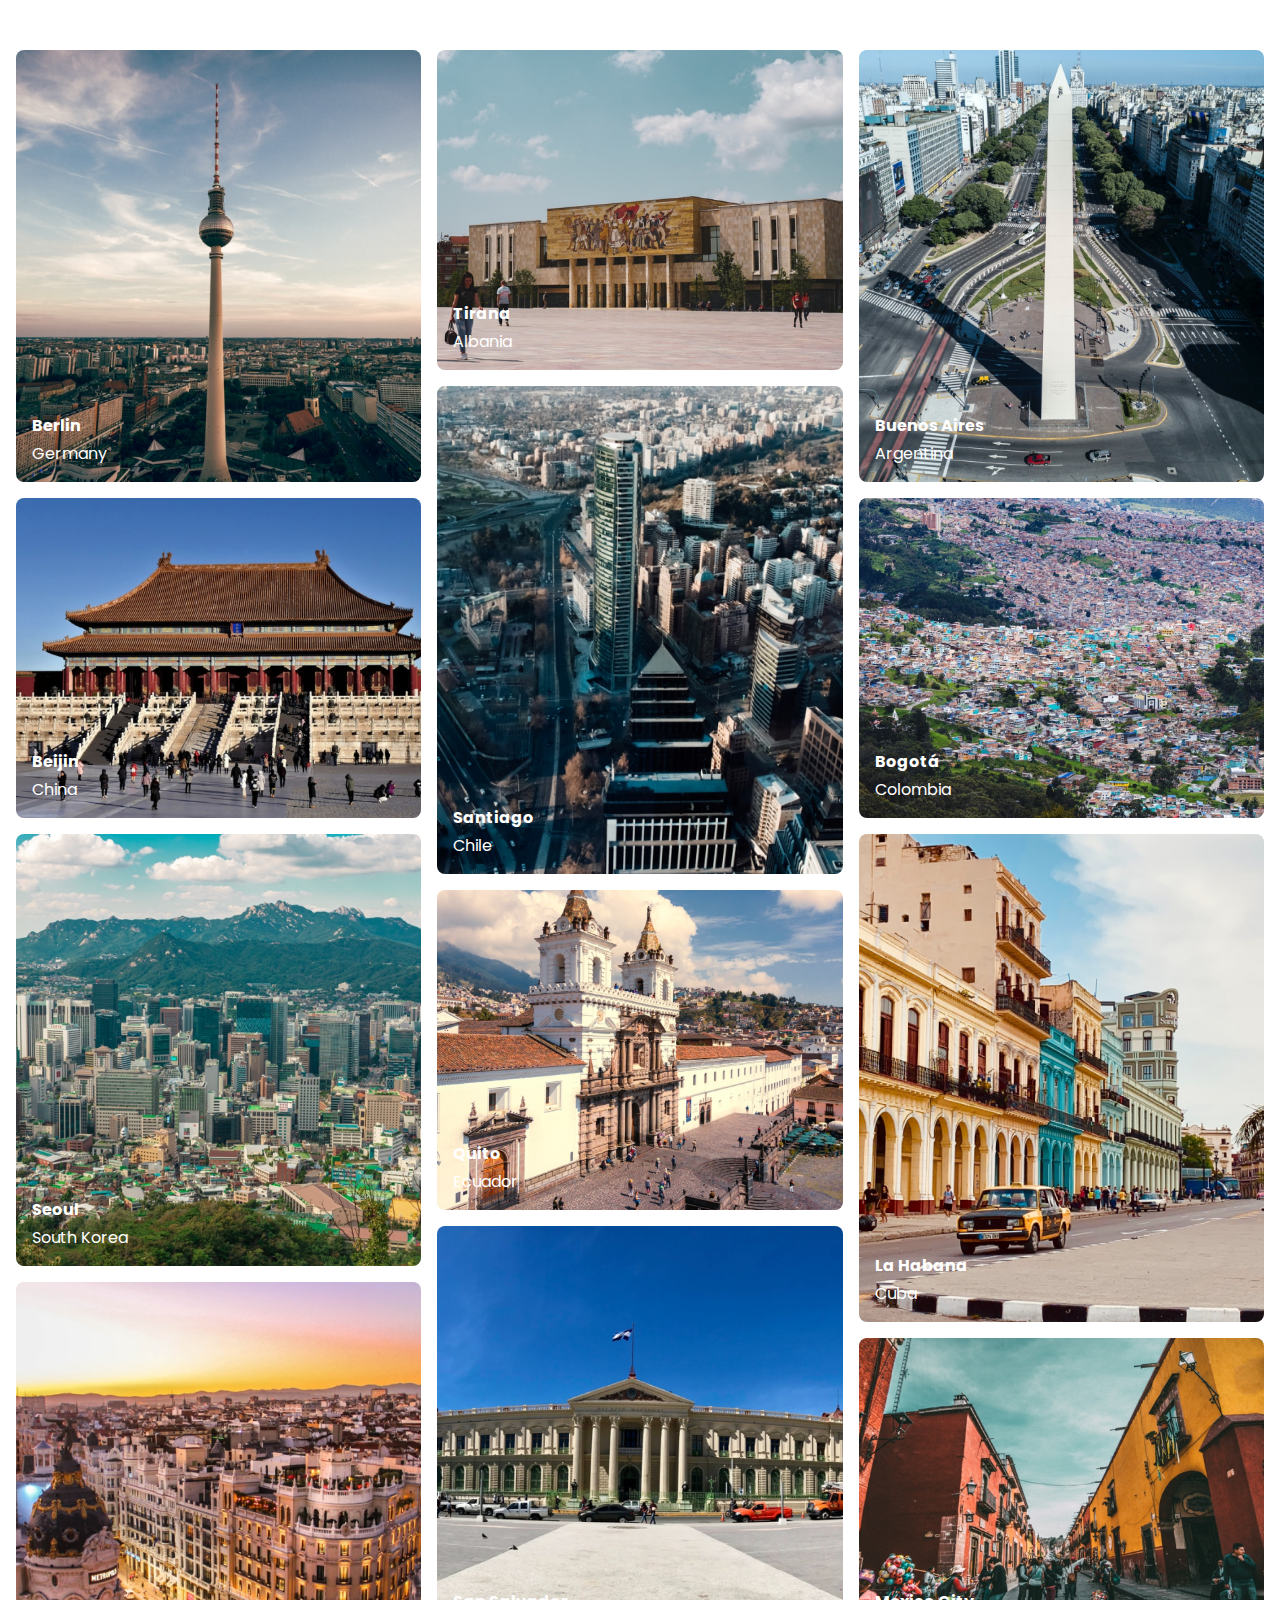
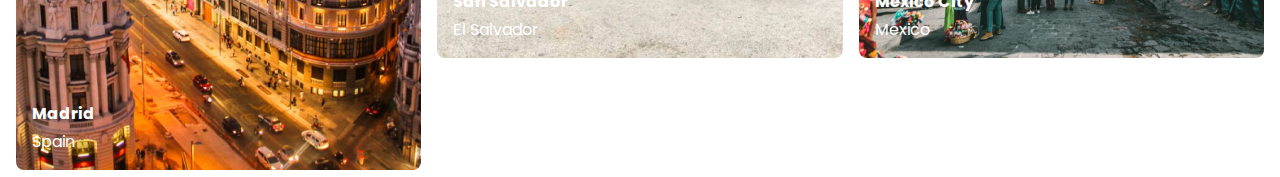
<file: index.html>
<!DOCTYPE html>
<html lang="en">
	<head>
		<meta charset="UTF-8" />
		<meta http-equiv="X-UA-Compatible" content="IE=edge" />
		<meta name="viewport" content="width=device-width, initial-scale=1.0" />
		<link rel="preconnect" href="https://fonts.googleapis.com" />
		<link rel="preconnect" href="https://fonts.gstatic.com" crossorigin />
		<link
			href="https://fonts.googleapis.com/css2?family=Poppins:wght@400;600;700&display=swap"
			rel="stylesheet"
		/>
		<link rel="stylesheet" href="./css/index.css" />
		<title>Grid Gallery</title>
	</head>
	<body>
		<div class="cards-container">
			<!-- Berlin -->
			<div class="card medium">
				<img class="card__img" src="./images/Berlin.png" alt="Berlin" />
				<div class="card__info">
					<p class="card__city">Berlin</p>
					<p class="card__country">Germany</p>
				</div>
				<div class="card__hover">
					<a
						href="https://goo.gl/maps/EAMVNEzTFNCQmsuF8"
						target="_blank"
						class="card__button"
						><img src="./icons/map.svg" />View on Google Maps</a
					>
				</div>
			</div>

			<!-- Tirana -->
			<div class="card small">
				<img class="card__img" src="./images/Tirana.png" alt="Tirana" />
				<div class="card__info">
					<p class="card__city">Tirana</p>
					<p class="card__country">Albania</p>
				</div>
				<div class="card__hover">
					<a
						href="https://goo.gl/maps/BmJP11Z8pRuQdKzGA"
						target="_blank"
						class="card__button"
						><img src="./icons/map.svg" />View on Google Maps</a
					>
				</div>
			</div>

			<!-- Buenos Aires -->
			<div class="card medium">
				<img
					class="card__img"
					src="./images/Buenos Aires.png"
					alt="Buenos Aires"
				/>
				<div class="card__info">
					<p class="card__city">Buenos Aires</p>
					<p class="card__country">Argentina</p>
				</div>
				<div class="card__hover">
					<a
						href="https://goo.gl/maps/r5XVtKpCoMjLFBf28"
						target="_blank"
						class="card__button"
						><img src="./icons/map.svg" />View on Google Maps</a
					>
				</div>
			</div>

			<!-- Santiago -->
			<div class="card large">
				<img class="card__img" src="./images/Santiago.png" alt="Santiago" />
				<div class="card__info">
					<p class="card__city">Santiago</p>
					<p class="card__country">Chile</p>
				</div>
				<div class="card__hover">
					<a
						href="https://goo.gl/maps/K3X9JRZycWWR9HtE7"
						target="_blank"
						class="card__button"
						><img src="./icons/map.svg" />View on Google Maps</a
					>
				</div>
			</div>

			<!-- Beijing -->
			<div class="card small">
				<img class="card__img" src="./images/Pekin.png" alt="Beijing" />
				<div class="card__info">
					<p class="card__city">Beijin</p>
					<p class="card__country">China</p>
				</div>
				<div class="card__hover">
					<a
						href="https://goo.gl/maps/zUorA3aYEob6AfSR7"
						target="_blank"
						class="card__button"
						><img src="./icons/map.svg" />View on Google Maps</a
					>
				</div>
			</div>

			<!-- Bogotá -->
			<div class="card small">
				<img class="card__img" src="./images/Bogota.png" alt="Bogotá" />
				<div class="card__info">
					<p class="card__city">Bogotá</p>
					<p class="card__country">Colombia</p>
				</div>
				<div class="card__hover">
					<a
						href="https://goo.gl/maps/8BRuVfgRa4LqQHGd9"
						target="_blank"
						class="card__button"
						><img src="./icons/map.svg" />View on Google Maps</a
					>
				</div>
			</div>

			<!-- Seoul -->
			<div class="card medium">
				<img class="card__img" src="./images/Seul.png" alt="Seoul" />
				<div class="card__info">
					<p class="card__city">Seoul</p>
					<p class="card__country">South Korea</p>
				</div>
				<div class="card__hover">
					<a
						href="https://goo.gl/maps/8jinxu8kCo6d92ha6"
						target="_blank"
						class="card__button"
						><img src="./icons/map.svg" />View on Google Maps</a
					>
				</div>
			</div>

			<!-- La Habana -->
			<div class="card large">
				<img class="card__img" src="./images/La Habana.png" alt="La Habana" />
				<div class="card__info">
					<p class="card__city">La Habana</p>
					<p class="card__country">Cuba</p>
				</div>
				<div class="card__hover">
					<a
						href="https://goo.gl/maps/xmUZa3iBZSSH7Fh6A"
						target="_blank"
						class="card__button"
						><img src="./icons/map.svg" />View on Google Maps</a
					>
				</div>
			</div>

			<!-- Quito -->
			<div class="card small">
				<img class="card__img" src="./images/Quito.png" alt="Quito" />
				<div class="card__info">
					<p class="card__city">Quito</p>
					<p class="card__country">Ecuador</p>
				</div>
				<div class="card__hover">
					<a
						href="https://goo.gl/maps/qqAYekRD6sG2iCsu9"
						target="_blank"
						class="card__button"
						><img src="./icons/map.svg" />View on Google Maps</a
					>
				</div>
			</div>

			<!-- San Salvador -->
			<div class="card medium">
				<img
					class="card__img"
					src="./images/San Salvador.png"
					alt="San Salvador"
				/>
				<div class="card__info">
					<p class="card__city">San Salvador</p>
					<p class="card__country">El Salvador</p>
				</div>
				<div class="card__hover">
					<a
						href="https://goo.gl/maps/sZKgrFbnwrFzQu2G8"
						target="_blank"
						class="card__button"
						><img src="./icons/map.svg" />View on Google Maps</a
					>
				</div>
			</div>

			<!-- Madrid -->
			<div class="card large">
				<img class="card__img" src="./images/Madrid.png" alt="Madrid" />
				<div class="card__info">
					<p class="card__city">Madrid</p>
					<p class="card__country">Spain</p>
				</div>
				<div class="card__hover">
					<a
						href="https://goo.gl/maps/tGr31zTwMW4YjHiP9"
						target="_blank"
						class="card__button"
						><img src="./icons/map.svg" />View on Google Maps</a
					>
				</div>
			</div>

			<!-- Mexico City -->
			<div class="card small">
				<img class="card__img" src="./images/Mexico.png" alt="Mexico City" />
				<div class="card__info">
					<p class="card__city">Mexico City</p>
					<p class="card__country">Mexico</p>
				</div>
				<div class="card__hover">
					<a
						href="https://goo.gl/maps/ZkN5cZeMLCRxie6g9"
						target="_blank"
						class="card__button"
						><img src="./icons/map.svg" />View on Google Maps</a
					>
				</div>
			</div>
		</div>
	</body>
</html>
</file>
<file: css/index.css>
:root {
	--white: hsl(0, 0%, 100%);
	--black: #111111;
	--body1-regular: 400 1rem/1.5rem Poppins;
	--body1-bold: 700 1rem/1.5rem Poppins;
}

body {
	font: var(--body1-regular);
	padding: 0;
	margin: 0;
	display: flex;
	justify-content: center;
	flex-wrap: wrap;
}

p {
	font: var(--body1-regular);
}

.cards-container {
	display: grid;
	grid-template-columns: minmax(auto, 1fr);
	grid-auto-rows: 40px;
	gap: 16px;
	padding-inline: 16px;
	margin-top: 50px;
}

.card {
	position: relative;
	height: 100%;
	width: 100%;
}

.card__img {
	border-radius: 8px;
	width: 100%;
	height: 100%;
	object-fit: cover;
}

.card__info {
	display: flex;
	flex-direction: column;
	gap: 4px;
	position: absolute;
	bottom: 16px;
	left: 16px;
}

.card__city {
	font: var(--body1-bold);
	margin: 0;
	color: var(--white);
}

.card__country {
	font: var(--body1-regular);
	margin: 0;
	color: var(--white);
}

.card__hover {
	background: rgba(0, 0, 0, 0.4);
	position: absolute;
	inset: 0;
	display: flex;
	justify-content: center;
	align-items: center;
	opacity: 0;
	transition: opacity 0.5s ease-in-out;
}

.card__hover:hover {
	opacity: 1;
	transition: opacity 0.3s ease-in-out;
	border-radius: 8px;
}

.card__button {
	font: var(--body1-bold);
	color: var(--white);
	background: #00a2ff;
	padding-inline: 16px;
	padding-block: 8px;
	border-radius: 8px;
	display: flex;
	align-items: center;
	gap: 8px;
	text-decoration: none;
	font-size: 10px;
}

.card__button:hover {
	cursor: pointer;
}

.card__button img {
	height: 15px;
}

.card.small {
	grid-row-end: span 4;
}

.card.medium {
	grid-row-end: span 4;
}

.card.large {
	grid-row-end: span 4;
}

@media (min-width: 370px) {
	.cards-container {
		grid-template-columns: repeat(2, minmax(auto, 1fr));
	}
	.card__button {
		font-size: 10px;
	}
	.card__button img {
		height: 20px;
	}
	.card.small {
		grid-row-end: span 3;
	}

	.card.medium {
		grid-row-end: span 5;
	}

	.card.large {
		grid-row-end: span 6;
	}

	.card__button {
		font-size: 12px;
	}

	.card__button img {
		height: 16px;
	}
}

@media (min-width: 768px) {
	.cards-container {
		grid-template-columns: repeat(3, minmax(auto, 418px));
	}
	.card.small {
		grid-row-end: span 6;
	}

	.card.medium {
		grid-row-end: span 8;
	}

	.card.large {
		grid-row-end: span 9;
	}
	.card__button {
		font-size: initial;
	}

	.card__button img {
		height: initial;
	}
}
</file>
